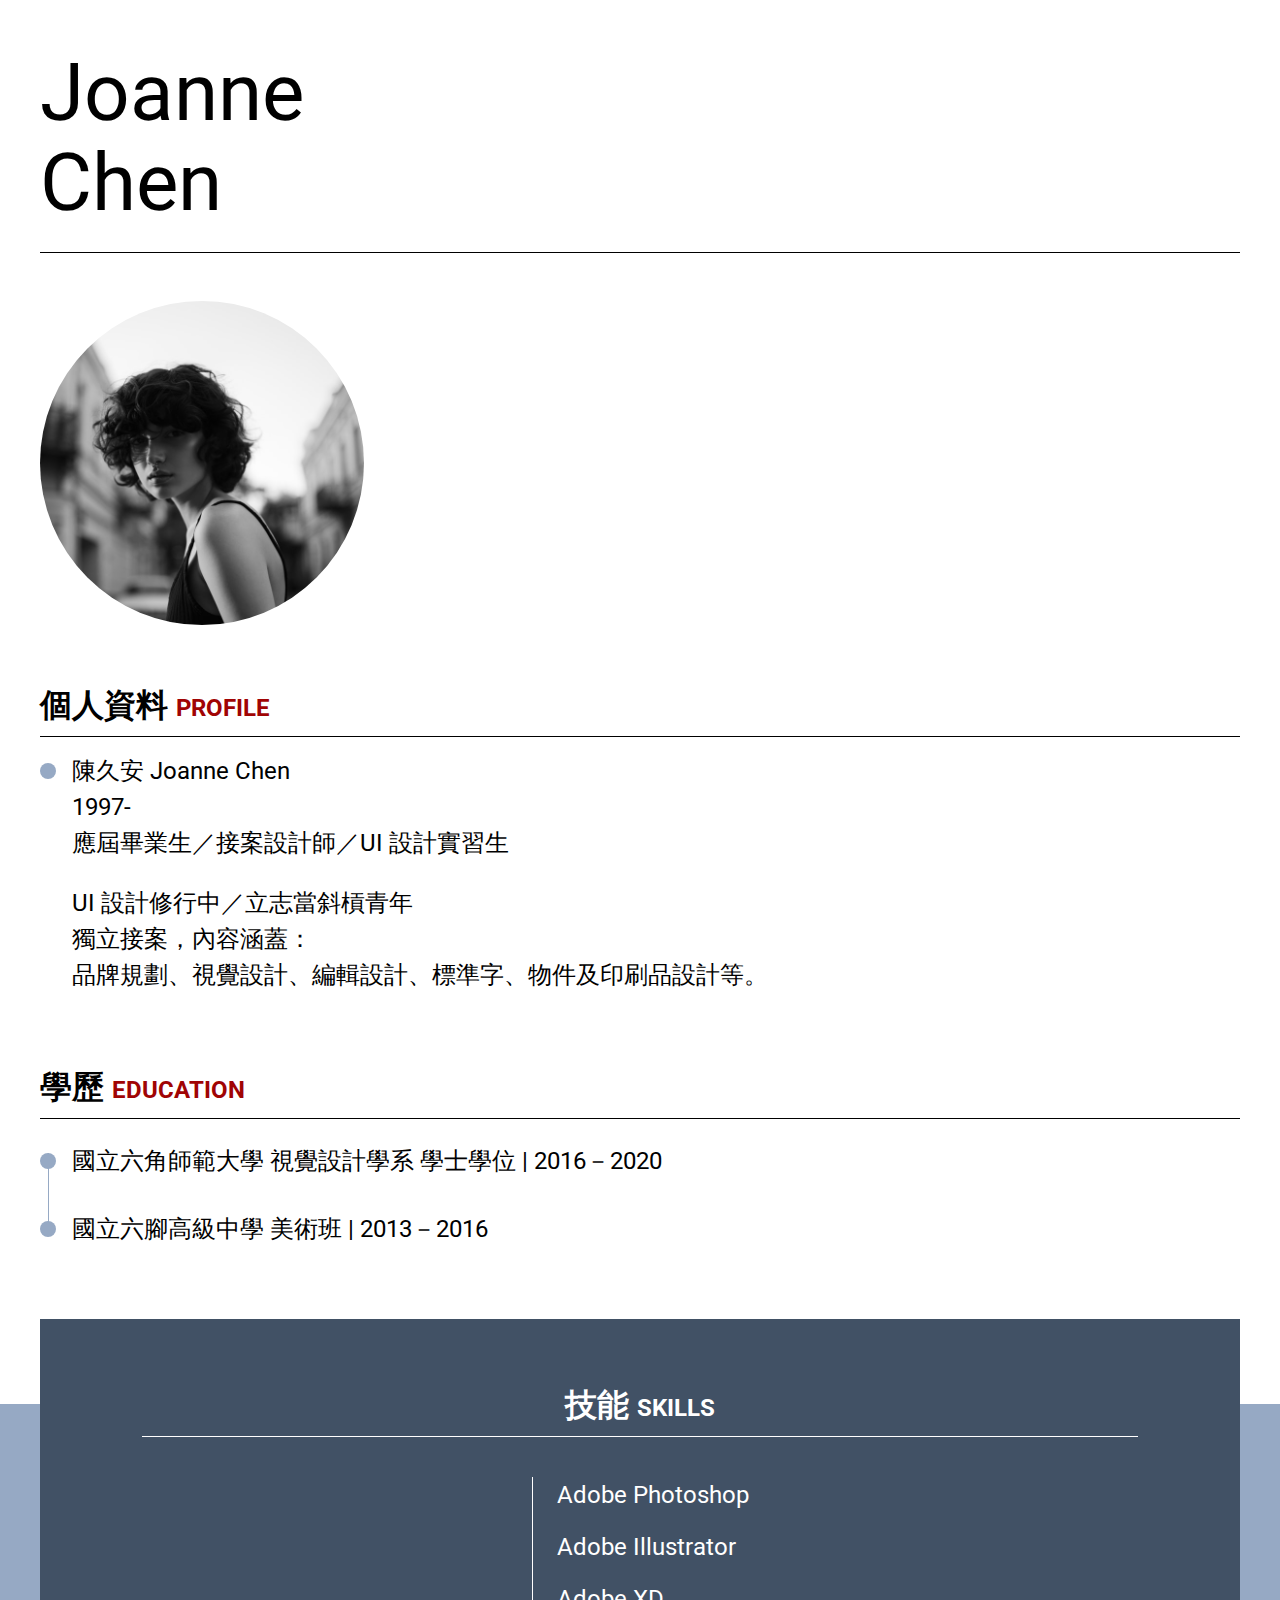
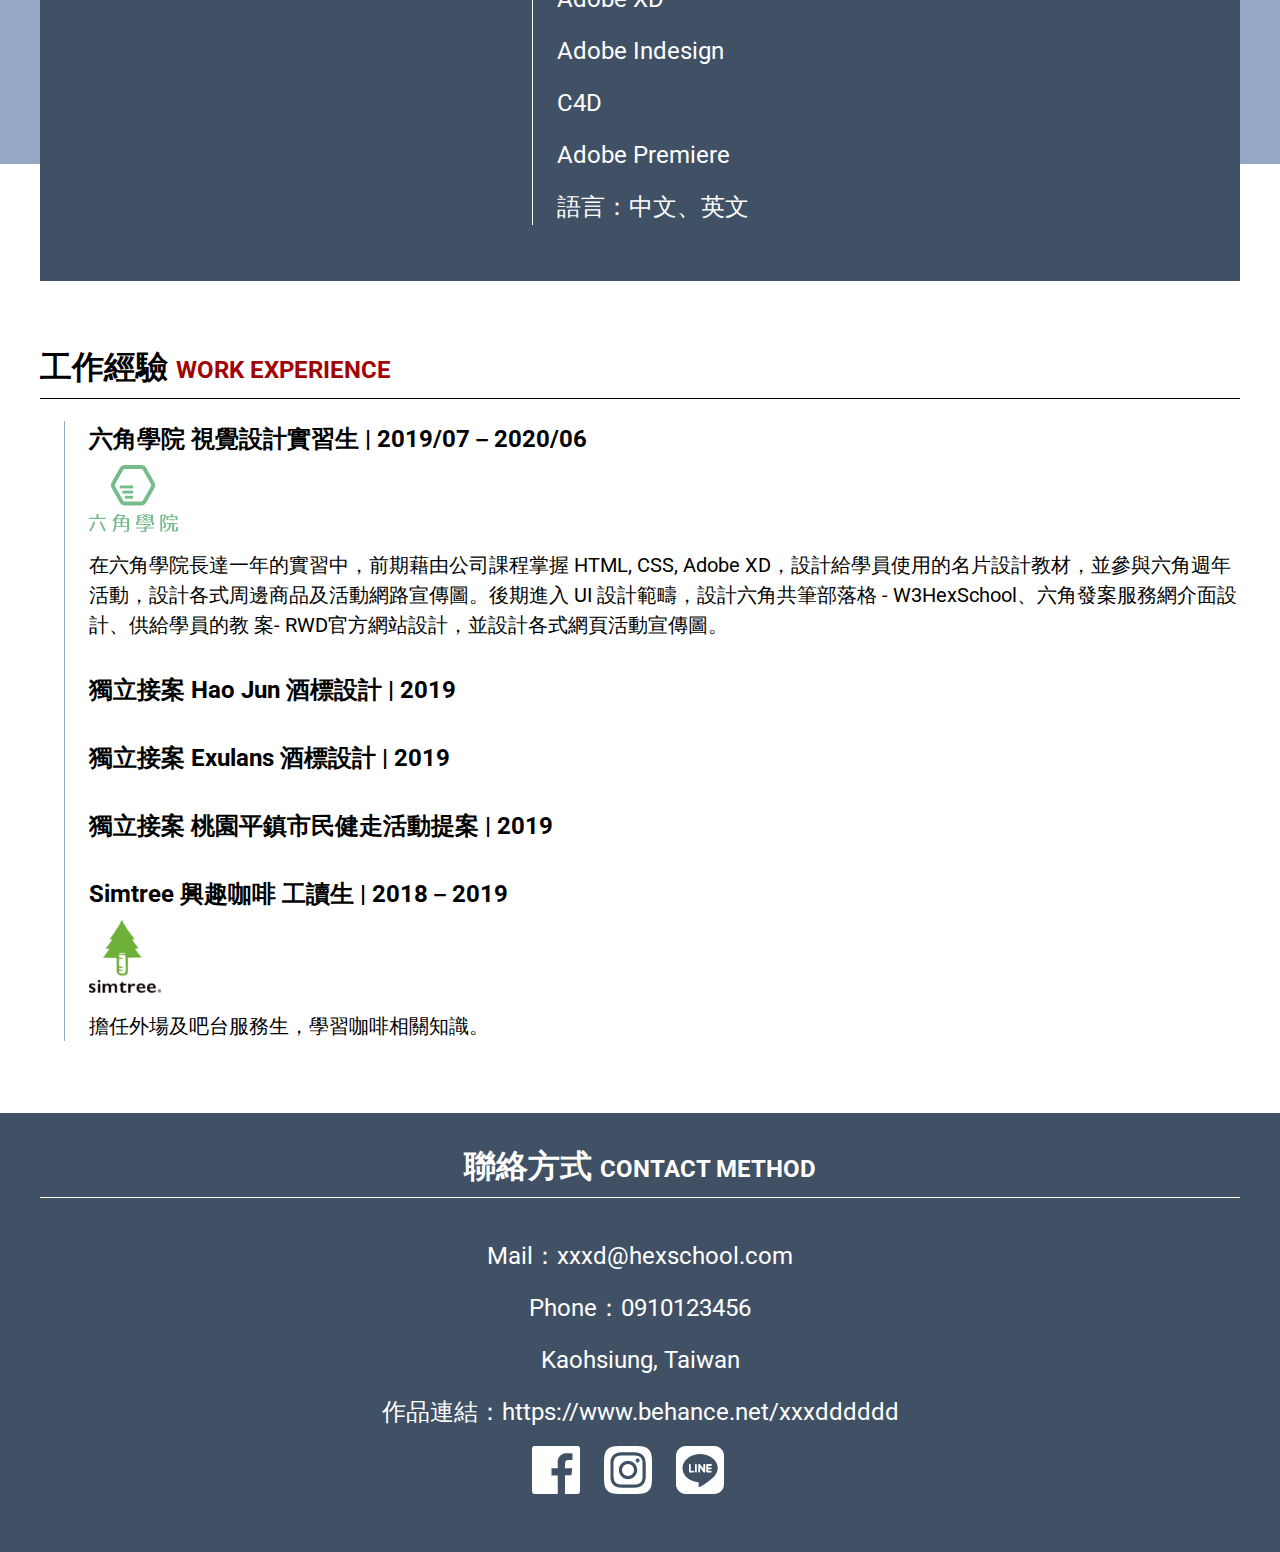
<file: index.html>
<!DOCTYPE html>
<html lang="en">

<head>
    <meta charset="UTF-8">
    <meta name="viewport" content="width=device-width, initial-scale=1.0">
    <title>Week1</title>
    <link href="https://fonts.googleapis.com/css2?family=Roboto&display=swap" rel="stylesheet">
    <link rel="stylesheet" href="css/all.css">
</head>

<body>
    <div class="container">
        <h1 class="mb-6">Joanne <br> Chen</h1>
        <div class="logo mb-6">
            <img src="images/logo.png" alt="#">
        </div>
    </div>
    <section class="profile">
        <div class="container ">
            <h2 class="title mb-2">
                個人資料
                <small>PROFILE</small>
            </h2>
            <ul class="mb-9 profile__list p-relative">
                <li class="mb-3 ">陳久安 Joanne Chen <br> 1997- <br> 應屆畢業生／接案設計師／UI 設計實習生</li>
                <li>UI 設計修行中／立志當斜槓青年 <br> 獨立接案，內容涵蓋：<br> 品牌規劃、視覺設計、編輯設計、標準字、物件及印刷品設計等。</li>
            </ul>
        </div>
    </section>
    <section>
        <div class="container education mb-9 ">
            <h2 class="title mb-3">
                學歷
                <small>EDUCATION</small>
            </h2>
            <ul class="education__list p-relative ">
                <li class="mb-4 timeline">
                    國立六角師範大學 視覺設計學系 學士學位 | 2016－2020
                </li>
                <li class="">
                    國立六腳高級中學 美術班 | 2013－2016
                </li>

            </ul>
        </div>
    </section>
    <section class="skills p-relative mb-8">
        <div class="container skills__bg ">
            <div class="skills__list  flex-column flex-center">
                <h2 class="title__light mb-5">
                    技能
                    <small>SKILLS</small>
                </h2>
                <ul class="skill">
                    <li class="mb-2">Adobe Photoshop</li>
                    <li class="mb-2">Adobe Illustrator</li>
                    <li class="mb-2">Adobe XD</li>
                    <li class="mb-2">Adobe Indesign</li>
                    <li class="mb-2">C4D</li>
                    <li class="mb-2">Adobe Premiere</li>
                    <li class="">語言：中文、英文</li>
                </ul>
            </div>
        </div>
    </section>
    <section class="work mb-9">
        <div class="container">
            <h2 class="title ">
                工作經驗
                <small>WORK EXPERIENCE</small>
            </h2>
            <ul class="work__list">
                <li>
                    <h3 class="subtitle mb-1">六角學院 視覺設計實習生 | 2019/07－2020/06</h3>
                    <div class="work__img mb-1">
                        <img src="images/hexschool.svg" alt="#">
                    </div>
                    <p class="mb-4">在六角學院長達一年的實習中，前期藉由公司課程掌握 HTML, CSS, Adobe
                        XD，設計給學員使用的名片設計教材，並參與六角週年活動，設計各式周邊商品及活動網路宣傳圖。後期進入 UI
                        設計範疇，設計六角共筆部落格 - W3HexSchool、六角發案服務網介面設計、供給學員的教 案- RWD官方網站設計，並設計各式網頁活動宣傳圖。</p>
                </li>
                <li>
                    <h3 class="subtitle mb-4">獨立接案 Hao Jun 酒標設計 | 2019</h3>
                </li>
                <li>
                    <h3 class="subtitle mb-4">獨立接案 Exulans 酒標設計 | 2019</h3>
                </li>
                <li>
                    <h3 class="subtitle mb-4">獨立接案 桃園平鎮市民健走活動提案 | 2019</h3>
                </li>
                <li>
                    <h3 class="subtitle mb-1">Simtree 興趣咖啡 工讀生 | 2018－2019</h3>
                    <div class="work__img mb-1">
                        <img src="images/Simtree.png" alt="#">
                    </div>
                    <p>擔任外場及吧台服務生，學習咖啡相關知識。</p>
                </li>
            </ul>
        </div>
    </section>
    <footer class="footer">
        <div class="container copyright">
            <h2 class="title__light mb-5">
                聯絡方式
                <small>CONTACT METHOD</small>

            </h2>
            <ul class="text-light copyrightList">
                <li class="mb-2">Mail：xxxd@hexschool.com</li>
                <li class="mb-2">Phone：0910123456</li>
                <li class="mb-2">Kaohsiung, Taiwan</li>
                <li class="mb-2">作品連結：https://www.behance.net/xxxdddddd</li>
            </ul>
            <ul class="flex-center copyrightLink">
                <li>
                    <a href="#">
                        <img src="images/facebook.png" alt="#">
                    </a>
                </li>
                <li>
                    <a href="#">
                        <img src="images/instagram-alt.png" alt="#">
                    </a>
                </li>
                <li>
                    <a href="#">
                        <img src="images/line.png" alt="#">
                    </a>
                </li>
            </ul>
        </div>
    </footer>
</body>

</html>
</file>
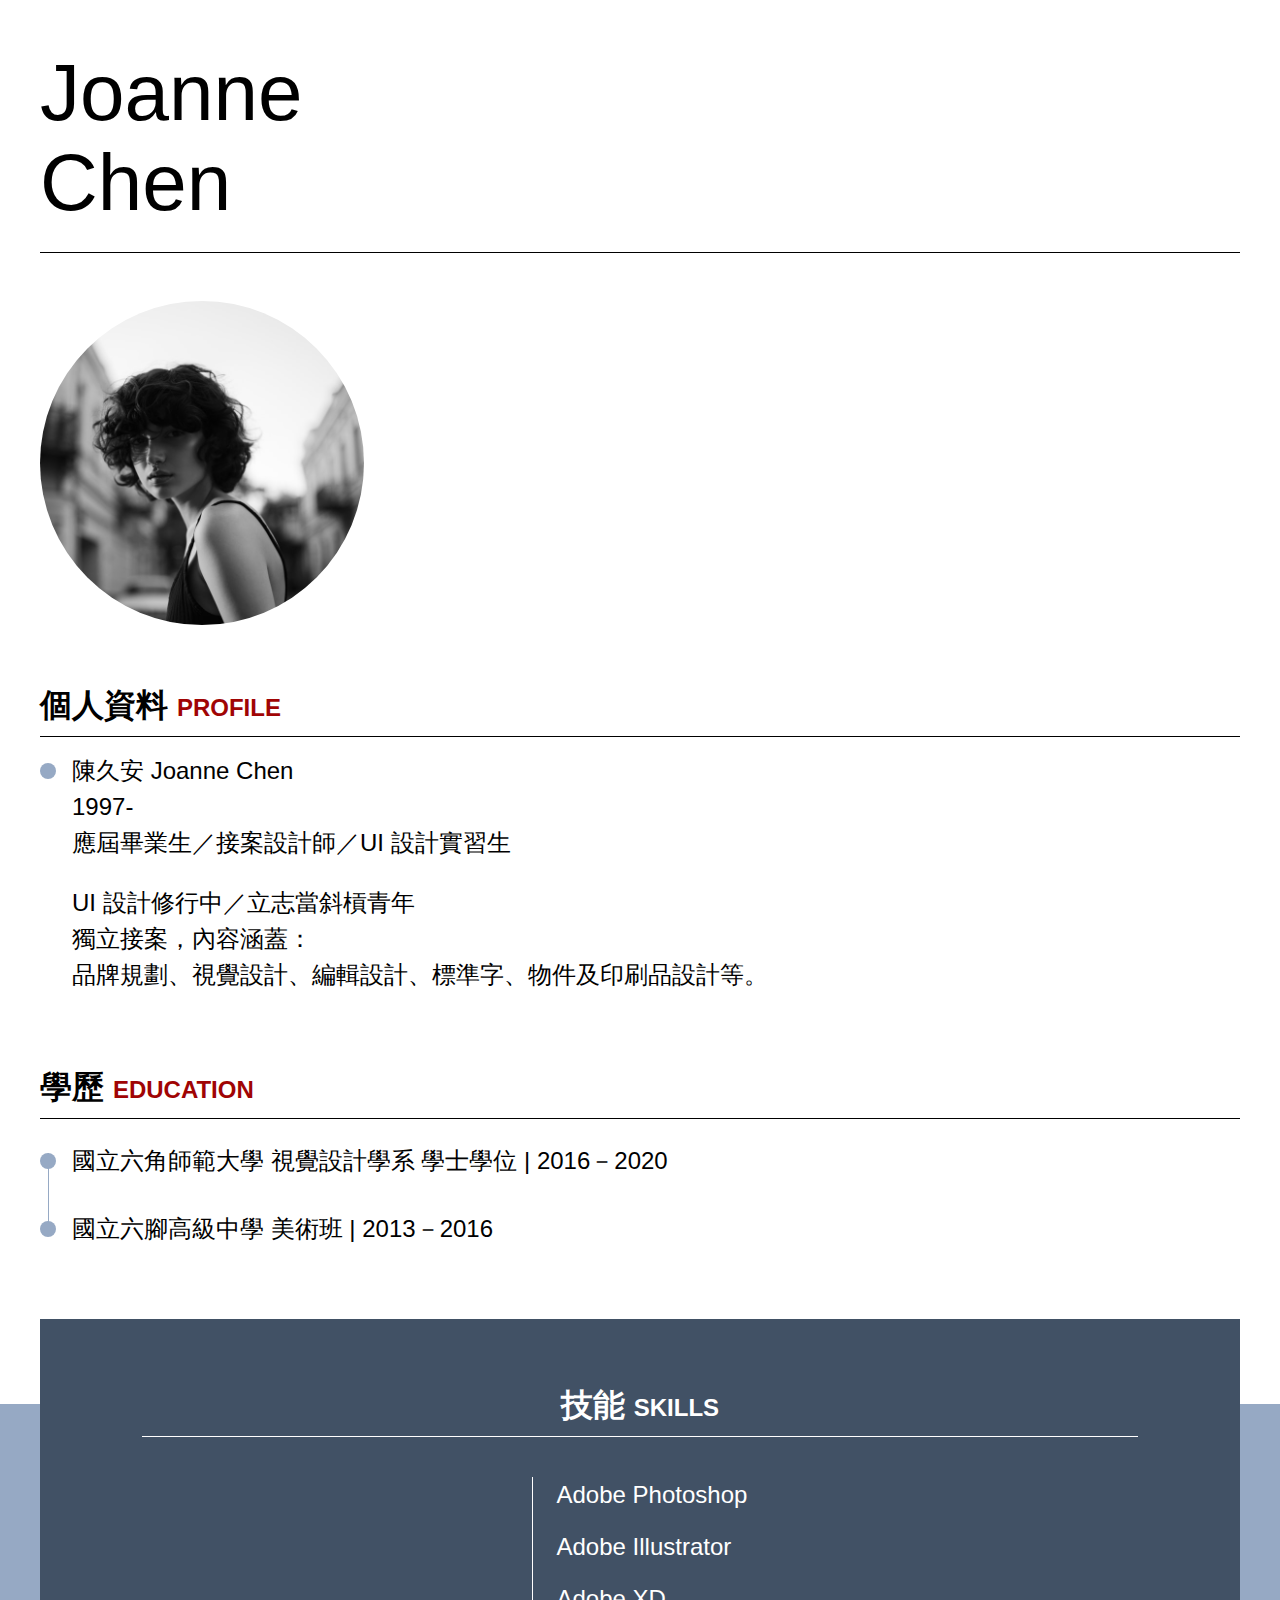
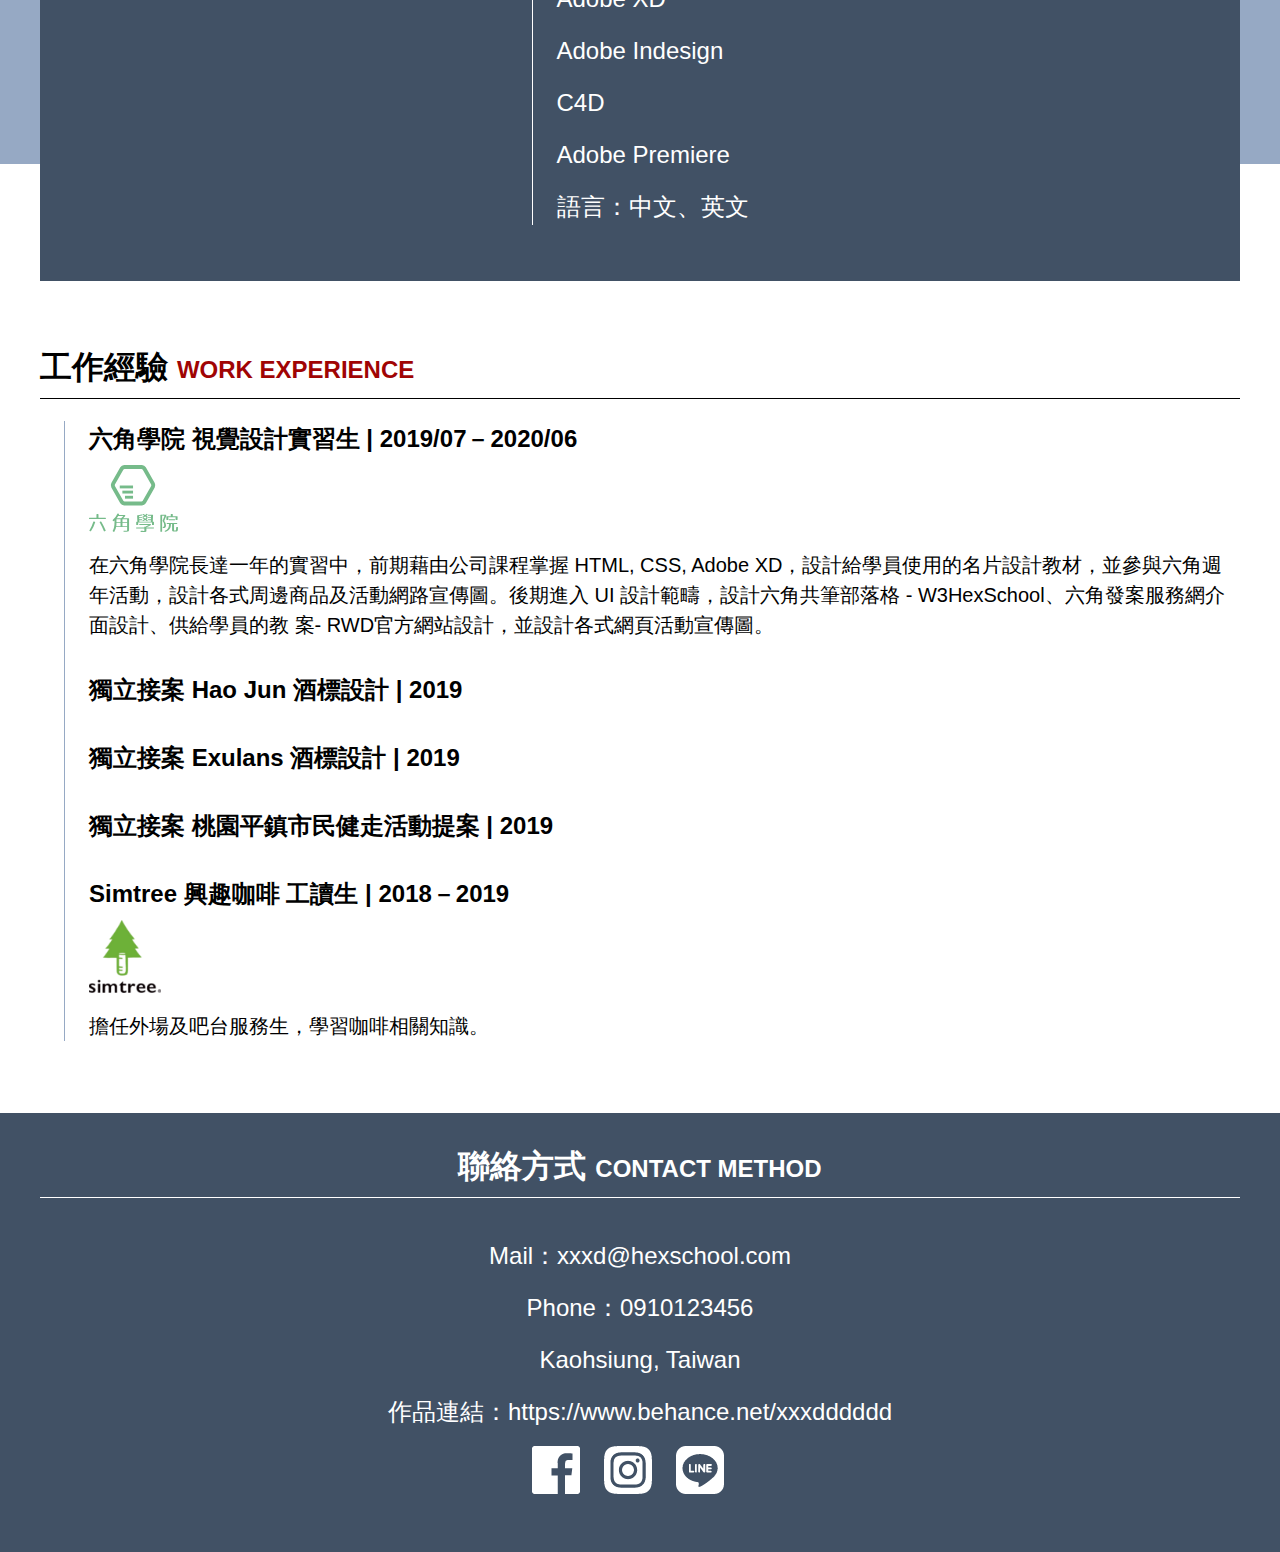
<file: pages/index.html>
<!DOCTYPE html>
<html lang="en">

<head>
    <meta charset="UTF-8">
    <meta name="viewport" content="width=device-width, initial-scale=1.0">
    <title>Week1</title>
    <link rel="stylesheet" href="../css/all.css">
</head>

<body>
    <div class="container">
        <h1 class="mb-6">Joanne <br> Chen</h1>
        <div class="logo mb-6">
            <img src="../images/logo.png" alt="#">
        </div>
    </div>
    <section class="profile">
        <div class="container ">
            <h2 class="title mb-2">
                個人資料
                <small>PROFILE</small>
            </h2>
            <ul class="mb-9 profile__list p-relative">
                <li class="mb-3 ">陳久安 Joanne Chen <br> 1997- <br> 應屆畢業生／接案設計師／UI 設計實習生</li>
                <li>UI 設計修行中／立志當斜槓青年 <br> 獨立接案，內容涵蓋：<br> 品牌規劃、視覺設計、編輯設計、標準字、物件及印刷品設計等。</li>
            </ul>
        </div>
    </section>
    <section>
        <div class="container education mb-9 ">
            <h2 class="title mb-3">
                學歷
                <small>EDUCATION</small>
            </h2>
            <ul class="education__list p-relative ">
                <li class="mb-4 timeline">
                    國立六角師範大學 視覺設計學系 學士學位 | 2016－2020
                </li>
                <li class="">
                    國立六腳高級中學 美術班 | 2013－2016
                </li>

            </ul>
        </div>
    </section>
    <section class="skills p-relative mb-8">
        <div class="container skills__bg ">
            <div class="skills__list  flex-column flex-center">
                <h2 class="title__light mb-5">
                    技能
                    <small>SKILLS</small>
                </h2>
                <ul class="skill">
                    <li class="mb-2">Adobe Photoshop</li>
                    <li class="mb-2">Adobe Illustrator</li>
                    <li class="mb-2">Adobe XD</li>
                    <li class="mb-2">Adobe Indesign</li>
                    <li class="mb-2">C4D</li>
                    <li class="mb-2">Adobe Premiere</li>
                    <li class="">語言：中文、英文</li>
                </ul>
            </div>
        </div>
    </section>
    <section class="work mb-9">
        <div class="container">
            <h2 class="title ">
                工作經驗
                <small>WORK EXPERIENCE</small>
            </h2>
            <ul class="work__list">
                <li>
                    <h3 class="subtitle mb-1">六角學院 視覺設計實習生 | 2019/07－2020/06</h3>
                    <div class="work__img mb-1">
                        <img src="../images/hexschool.svg" alt="#">
                    </div>
                    <p class="mb-4">在六角學院長達一年的實習中，前期藉由公司課程掌握 HTML, CSS, Adobe
                        XD，設計給學員使用的名片設計教材，並參與六角週年活動，設計各式周邊商品及活動網路宣傳圖。後期進入 UI
                        設計範疇，設計六角共筆部落格 - W3HexSchool、六角發案服務網介面設計、供給學員的教 案- RWD官方網站設計，並設計各式網頁活動宣傳圖。</p>
                </li>
                <li>
                    <h3 class="subtitle mb-4">獨立接案 Hao Jun 酒標設計 | 2019</h3>
                </li>
                <li>
                    <h3 class="subtitle mb-4">獨立接案 Exulans 酒標設計 | 2019</h3>
                </li>
                <li>
                    <h3 class="subtitle mb-4">獨立接案 桃園平鎮市民健走活動提案 | 2019</h3>
                </li>
                <li>
                    <h3 class="subtitle mb-1">Simtree 興趣咖啡 工讀生 | 2018－2019</h3>
                    <div class="work__img mb-1">
                        <img src="../images/Simtree.png" alt="#">
                    </div>
                    <p>擔任外場及吧台服務生，學習咖啡相關知識。</p>
                </li>
            </ul>
        </div>
    </section>
    <footer class="footer">
        <div class="container copyright">
            <h2 class="title__light mb-5">
                聯絡方式
                <small>CONTACT METHOD</small>

            </h2>
            <ul class="text-light copyrightList">
                <li class="mb-2">Mail：xxxd@hexschool.com</li>
                <li class="mb-2">Phone：0910123456</li>
                <li class="mb-2">Kaohsiung, Taiwan</li>
                <li class="mb-2">作品連結：https://www.behance.net/xxxdddddd</li>
            </ul>
            <ul class="flex-center copyrightLink">
                <li>
                    <a href="#">
                        <img src="../images/facebook.png" alt="#">
                    </a>
                </li>
                <li>
                    <a href="#">
                        <img src="../images/instagram-alt.png" alt="#">
                    </a>
                </li>
                <li>
                    <a href="#">
                        <img src="../images/line.png" alt="#">
                    </a>
                </li>
            </ul>
        </div>
    </footer>
</body>

</html>
</file>
<file: css/all.css>
/* http://meyerweb.com/eric/tools/css/reset/ 
   v2.0 | 20110126
   License: none (public domain)
*/
html, body, div, span, applet, object, iframe,
h1, h2, h3, h4, h5, h6, p, blockquote, pre,
a, abbr, acronym, address, big, cite, code,
del, dfn, em, img, ins, kbd, q, s, samp,
small, strike, strong, sub, sup, tt, var,
b, u, i, center,
dl, dt, dd, ol, ul, li,
fieldset, form, label, legend,
table, caption, tbody, tfoot, thead, tr, th, td,
article, aside, canvas, details, embed,
figure, figcaption, footer, header, hgroup,
menu, nav, output, ruby, section, summary,
time, mark, audio, video {
  margin: 0;
  padding: 0;
  border: 0;
  font-size: 100%;
  font: inherit;
  vertical-align: baseline;
}

/* HTML5 display-role reset for older browsers */
article, aside, details, figcaption, figure,
footer, header, hgroup, menu, nav, section {
  display: block;
}

body {
  line-height: 1;
}

ol, ul {
  list-style: none;
}

blockquote, q {
  quotes: none;
}

blockquote:before, blockquote:after,
q:before, q:after {
  content: '';
  content: none;
}

table {
  border-collapse: collapse;
  border-spacing: 0;
}

* {
  -webkit-box-sizing: border-box;
          box-sizing: border-box;
}

img {
  height: auto;
  max-width: 100%;
}

.container {
  margin: 0 auto;
  max-width: 1200px;
}

.d-flex {
  display: -webkit-box;
  display: -ms-flexbox;
  display: flex;
}

.flex-wrap {
  -ms-flex-wrap: wrap;
      flex-wrap: wrap;
}

.flex-column {
  -webkit-box-orient: vertical;
  -webkit-box-direction: normal;
      -ms-flex-direction: column;
          flex-direction: column;
}

.flex-center {
  display: -webkit-box;
  display: -ms-flexbox;
  display: flex;
  -webkit-box-pack: center;
      -ms-flex-pack: center;
          justify-content: center;
  -webkit-box-align: center;
      -ms-flex-align: center;
          align-items: center;
}

.text-center {
  text-align: center;
}

.p-relative {
  position: relative;
}

.p-absolute {
  position: absolute;
}

.mb-1 {
  margin-bottom: 8px;
}

.mb-2 {
  margin-bottom: 16px;
}

.mb-3 {
  margin-bottom: 24px;
}

.mb-4 {
  margin-bottom: 32px;
}

.mb-5 {
  margin-bottom: 40px;
}

.mb-6 {
  margin-bottom: 48px;
}

.mb-7 {
  margin-bottom: 56px;
}

.mb-8 {
  margin-bottom: 64px;
}

.mb-9 {
  margin-bottom: 72px;
}

.mr-3 {
  margin-right: 24px;
}

body {
  font-family: 'Roboto', PingFang TC,sans-serif;
  font-size: 24px;
  line-height: 36px;
}

.text-light {
  color: #fff;
}

h1 {
  padding: 48px 0 24px 0;
  font-size: 80px;
  line-height: 90px;
  border-bottom: 1px solid #000;
}

.title {
  font-size: 32px;
  line-height: 45px;
  padding-bottom: 8px;
  border-bottom: 1px solid #000;
  font-weight: bold;
}

.title small {
  font-size: 24px;
  line-height: 32px;
  color: #a00404;
}

.title__light {
  color: #fff;
  font-size: 32px;
  line-height: 45px;
  font-weight: bold;
  padding-bottom: 8px;
  border-bottom: 1px solid #fff;
}

.title__light small {
  color: #fff;
  font-size: 24px;
  line-height: 32px;
}

.subtitle {
  font-weight: bold;
}

.profile__list {
  margin-left: 32px;
}

.profile__list li:first-child::before {
  content: "";
  position: absolute;
  width: 16px;
  height: 16px;
  left: -32px;
  top: 10px;
  border-radius: 50%;
  background: #96a9c4;
}

.education__list {
  margin-left: 32px;
}

.education__list li::before {
  content: "";
  position: absolute;
  width: 16px;
  height: 16px;
  border-radius: 50%;
  background: #96a9c4;
  left: -32px;
}

.education__list li:first-child::before {
  top: 10px;
}

.education__list li:last-child::before {
  bottom: 10px;
}

.education__list .timeline::after {
  content: "";
  position: absolute;
  border-left: 1px solid #96a9c4;
  height: 80%;
  left: -24px;
  top: 10px;
}

.skills:after {
  content: "";
  position: absolute;
  background: #96a9c4;
  z-index: -1;
  height: 360px;
  right: 0;
  left: 0;
  top: 85px;
}

.skills__bg {
  background: #415165;
  padding: 64px 0 56px 0;
}

.skills__list {
  width: 996px;
  margin: 0 auto;
}

.skills__list .title__light {
  width: 100%;
  text-align: center;
}

.skills__list .skill {
  color: #fff;
  border-left: 1px solid #fff;
  padding-left: 24px;
}

.work .title {
  margin-bottom: 22px;
}

.work__list {
  padding-left: 24px;
  margin-left: 24px;
  border-left: 1px solid #96A9C4;
}

.work__list p {
  font-size: 20px;
  line-height: 30px;
}

.footer {
  background: #415165;
  text-align: center;
  padding: 31px 0 48px 0;
}

.footer .copyrightLink a {
  padding-right: 24px;
}
/*# sourceMappingURL=all.css.map */
</file>
